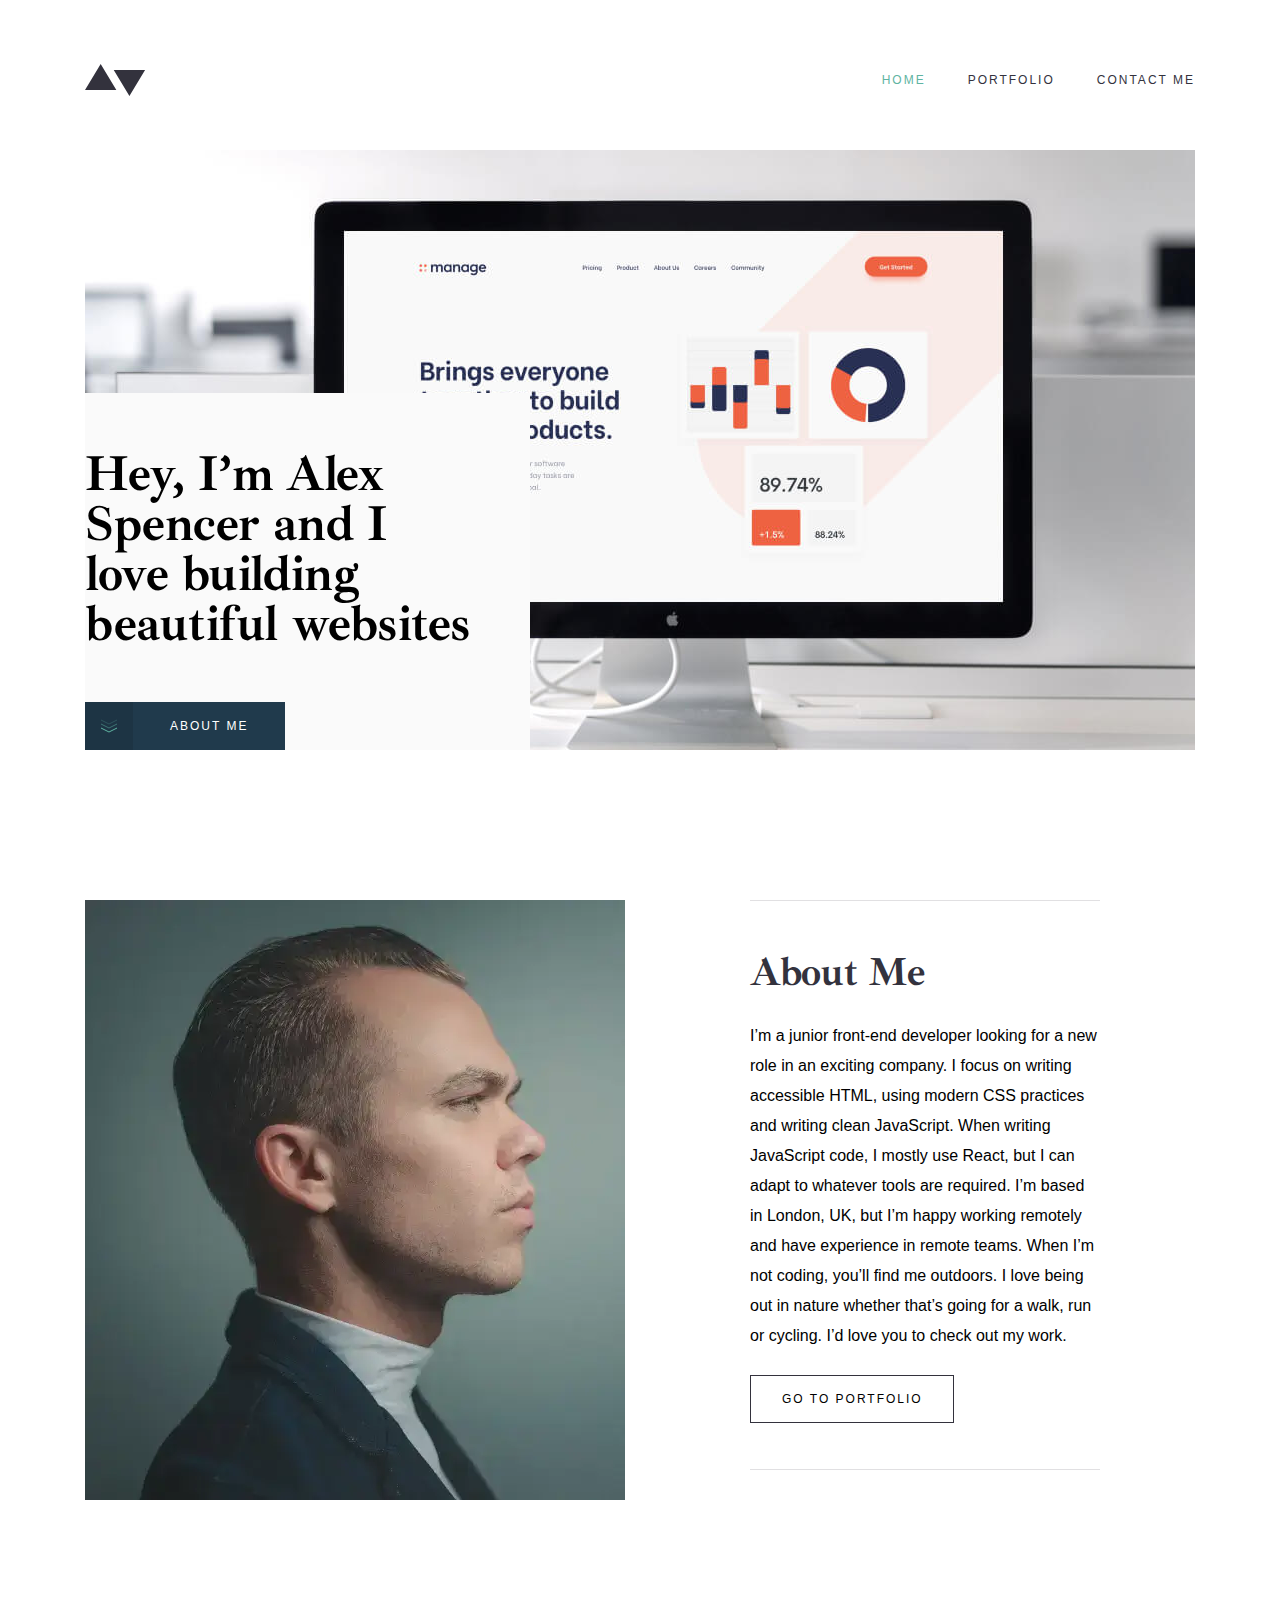
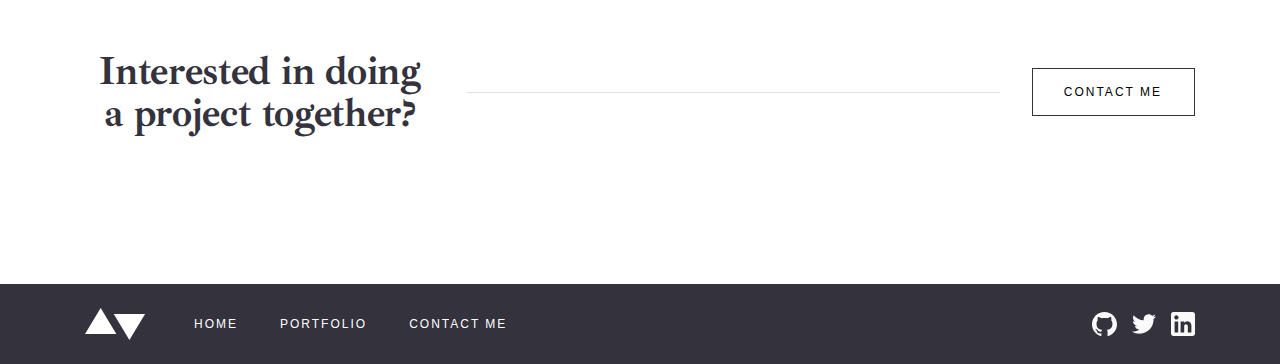
<file: index.html>
<!DOCTYPE html>
<html lang="en">

<head>
    <meta charset="UTF-8">
    <meta http-equiv="X-UA-Compatible" content="IE=edge">
    <meta name="viewport" content="width=device-width, initial-scale=1.0">
    <link rel="stylesheet" href="./css/main.min.css">
    <title>Minimalist</title>
</head>

<body>
    <!-- HEADER START -->
    <header class="site-header">
        <div class="container">
            <div class="site-header__inner">
                <a class="logo" href="./index.html">
                    <svg width="61" height="32" fill="currentColor" xmlns="http://www.w3.org/2000/svg">
                        <path  fill-rule="evenodd" clip-rule="evenodd" d="M31.3469 26.1224L15.6735 0L0 26.1224H31.3469ZM60.0816 5.87755L44.4082 32L28.7347 5.87755H60.0816Z" fill="currentColor"></path></svg>
                </a>
                <nav class="sitenav">
                    <ul class="sitenav__list">
                        <li class="sitenav__item">
                            <a class="sitenav__link sitenav__link--active" href="./index.html">HOME</a>
                        </li>
                        <li class="sitenav__item">
                            <a class="sitenav__link" href="./portfolio.html">PORTFOLIO</a>
                        </li>
                        <li class="sitenav__item">
                            <a class="sitenav__link" href="./contact.html">CONTACT ME</a>
                        </li>
                    </ul>
                </nav>
                <button class="site-header__btn js-btn-navbar" type="button"></button>
            </div>
        </div>
    </header>
    <!-- HEADER END -->

    <!-- MAIN START -->
    <main class="site-main">
        <!-- HERO SECTION START -->
        <section class="hero">
            <div class="container">
                <div class="hero__inner">
                    <div class="hero__info info-hero">
                        <h1 class="info-hero__title">Hey, I’m Alex Spencer and I love building beautiful websites</h1>
                        <a class="info-hero__link" href="#about">ABOUT ME</a>
                    </div>
                </div>
            </div>
        </section>
        <!--HERO SECTION FINISH  -->

        <!-- ABOUT START -->
        <section class="about" id="about">
            <div class="container">
                <div class="about__inner">
                    <picture>
                        <!-- WEBP -->
                        <source media="(min-width:1080px)" type="image/webp" srcset="./images/man-desktop-webp.webp 1x, ./images/man-desktop-webp@2x.webp 2x">
                        <source media="(min-width:768px)" type="image/webp" srcset="./images/man-tablet-webp.webp 1x, ./images/man-tablet-webp@2x.webp 2x">
                        <source type="image/webp" srcset="./images/man-mobile-webp.webp 1x, ./images/man-mobile-webp@2x.webp 2x">
                        <!-- JPG -->
                        <!-- <source media="(min-width:1080px)" srcset="./images/man-desktop.jpg 1x, ./images/man-desktop@2x.jpg"> -->
                        <source media="(min-width:768px)" srcset="./images/man-tablet.jpg 1x, ./images/man-tablet@2x.jpg 2x">
                        <img class="about__img" src="./images/man-mobile.jpg" srcset="./images/man-mobile.jpg 1x, ./images/man-mobile@2x.jpg 2x" alt="image of man" width="256" height="346">
                    </picture>
                    <div class="about__info info-about">
                        <h2 class="info-about__title">About Me</h2>
                        <p class="info-about__text">I’m a junior front-end developer looking for a new role in an exciting company. I focus on writing accessible HTML, using modern CSS practices and writing clean JavaScript. When writing JavaScript code, I mostly use React, but
                            I can adapt to whatever tools are required. I’m based in London, UK, but I’m happy working remotely and have experience in remote teams. When I’m not coding, you’ll find me outdoors. I love being out in nature whether that’s
                            going for a walk, run or cycling. I’d love you to check out my work.</p>
                        <a class="info-about__link" href="./portfolio.html">GO TO PORTFOLIO</a>
                    </div>
                </div>
            </div>
        </section>
        <!-- ABOUT FINISH -->

        <!-- ARTICLE START-->
        <section class="project">
            <div class="container">
                <div class="project__inner">
                    <div class="project__info">
                        <h2 class="project__title">Interested in doing a project together?</h2>
                    </div>
                    <span class="project__line"></span>
                    <a class="project__link" href="./contact.html">CONTACT ME</a>
                </div>
            </div>
        </section>
        <!-- ARTICLE FINISH -->
    </main>
    <!-- MAIN END -->

    <!-- FOOTER START  -->
    <footer class="site-footer">
        <div class="container">
            <div class="site-footer__inner">
                <a class="logo_footer" href="./index.html">
                    <svg width="61" height="32" fill="currentColor" xmlns="http://www.w3.org/2000/svg">
                        <path  fill-rule="evenodd" clip-rule="evenodd" d="M31.3469 26.1224L15.6735 0L0 26.1224H31.3469ZM60.0816 5.87755L44.4082 32L28.7347 5.87755H60.0816Z" fill="currentColor"></path></svg>
                </a>
                <nav class="site-footer-nav">
                    <ul class="site-footer-nav__list">
                        <li class="site-footer-nav__item">
                            <a class="site-footer-nav__link" href="./index.html">HOME</a>
                        </li>
                        <li class="site-footer-nav__item">
                            <a class="site-footer-nav__link" href="./portfolio.html">PORTFOLIO</a>
                        </li>
                        <li class="site-footer-nav__item">
                            <a class="site-footer-nav__link" href="./contact.html">CONTACT ME</a>
                        </li>
                    </ul>
                </nav>
                <ul class="social-list">
                    <li class="social-item">
                        <a class="social-link" href="https://github.com/Mirjalol49" target="blank">
                            <svg width="25" height="24" viewBox="0 0 25 24" xmlns="http://www.w3.org/2000/svg"><path d="M12.5 0C5.59375 0 0 5.50948 0 12.3045C0 17.742 3.58125 22.3531 8.54688 23.9788C9.17188 24.0946 9.40104 23.7137 9.40104 23.3871C9.40104 23.095 9.39062 22.3207 9.38542 21.295C5.90833 22.0369 5.175 19.6442 5.175 19.6442C4.60625 18.2241 3.78437 17.8443 3.78437 17.8443C2.65208 17.0815 3.87188 17.0971 3.87188 17.0971C5.12708 17.1827 5.78646 18.3649 5.78646 18.3649C6.90104 20.2463 8.7125 19.7027 9.42708 19.3886C9.53958 18.5924 9.86146 18.0509 10.2188 17.743C7.44271 17.4352 4.525 16.3771 4.525 11.6628C4.525 10.3198 5.00937 9.22212 5.81146 8.36127C5.67083 8.05031 5.24896 6.7992 5.92083 5.10462C5.92083 5.10462 6.96771 4.77489 9.35833 6.36617C10.3583 6.09278 11.4208 5.95713 12.4833 5.95087C13.5458 5.95713 14.6083 6.09278 15.6083 6.36617C17.9833 4.77489 19.0302 5.10462 19.0302 5.10462C19.7021 6.7992 19.2802 8.05031 19.1552 8.36127C19.9521 9.22212 20.4365 10.3198 20.4365 11.6628C20.4365 16.3897 17.5146 17.43 14.7333 17.7326C15.1708 18.102 15.5771 18.8564 15.5771 20.0094C15.5771 21.656 15.5615 22.9791 15.5615 23.3788C15.5615 23.7012 15.7802 24.0862 16.4208 23.9631C21.4219 22.3478 25 17.7336 25 12.3045C25 5.50948 19.4031 0 12.5 0V0Z" fill="currentColor"/></svg>
                        </a>
                    </li>
                    <li class="social-item">
                        <a class="social-link" href="https://twitter.com/Mirjalol_mr" target="blank">
                            <svg width="24" height="20" viewBox="0 0 24 20" xmlns="http://www.w3.org/2000/svg"><path d="M24 2.55699C23.117 2.94899 22.168 3.21299 21.172 3.33199C22.189 2.72299 22.97 1.75799 23.337 0.607986C22.386 1.17199 21.332 1.58199 20.21 1.80299C19.313 0.845986 18.032 0.247986 16.616 0.247986C13.437 0.247986 11.101 3.21399 11.819 6.29299C7.728 6.08799 4.1 4.12799 1.671 1.14899C0.381 3.36199 1.002 6.25699 3.194 7.72299C2.388 7.69699 1.628 7.47599 0.965 7.10699C0.911 9.38799 2.546 11.522 4.914 11.997C4.221 12.185 3.462 12.229 2.69 12.081C3.316 14.037 5.134 15.46 7.29 15.5C5.22 17.123 2.612 17.848 0 17.54C2.179 18.937 4.768 19.752 7.548 19.752C16.69 19.752 21.855 12.031 21.543 5.10599C22.505 4.41099 23.34 3.54399 24 2.55699Z" fill="currentColor"/></svg>
                        </a>
                    </li>
                    <li class="social-item">
                        <a class="social-link" href="https://www.linkedin.com/in/mirjalol-shamsiddinov-230450255/" target="blank">
                            <svg width="24" height="24" viewBox="0 0 24 24" xmlns="http://www.w3.org/2000/svg"> <path fill-rule="evenodd" clip-rule="evenodd" d="M2.4 0H21.6C22.92 0 24 1.08 24 2.4V21.6C24 22.92 22.92 24 21.6 24H2.4C1.08 24 0 22.92 0 21.6V2.4C0 1.08 1.08 0 2.4 0ZM3.6 20.4H7.2V9.6H3.6V20.4ZM5.4 7.56C4.2 7.56 3.24 6.6 3.24 5.4C3.24 4.2 4.2 3.24 5.4 3.24C6.6 3.24 7.56 4.2 7.56 5.4C7.56 6.6 6.6 7.56 5.4 7.56ZM16.8 20.4H20.4V13.56C20.4 11.28 18.48 9.36 16.2 9.36C15.12 9.36 13.8 10.08 13.2 11.04V9.6H9.6V20.4H13.2V14.04C13.2 13.08 14.04 12.24 15 12.24C15.96 12.24 16.8 13.08 16.8 14.04V20.4Z" fill="currentColor"/></svg>
                        </a>
                    </li>
                </ul>
            </div>
        </div>
    </footer>
    <!-- FOOTER END -->

    <script src="./js/main.js"></script>
</body>

</html>
</file>
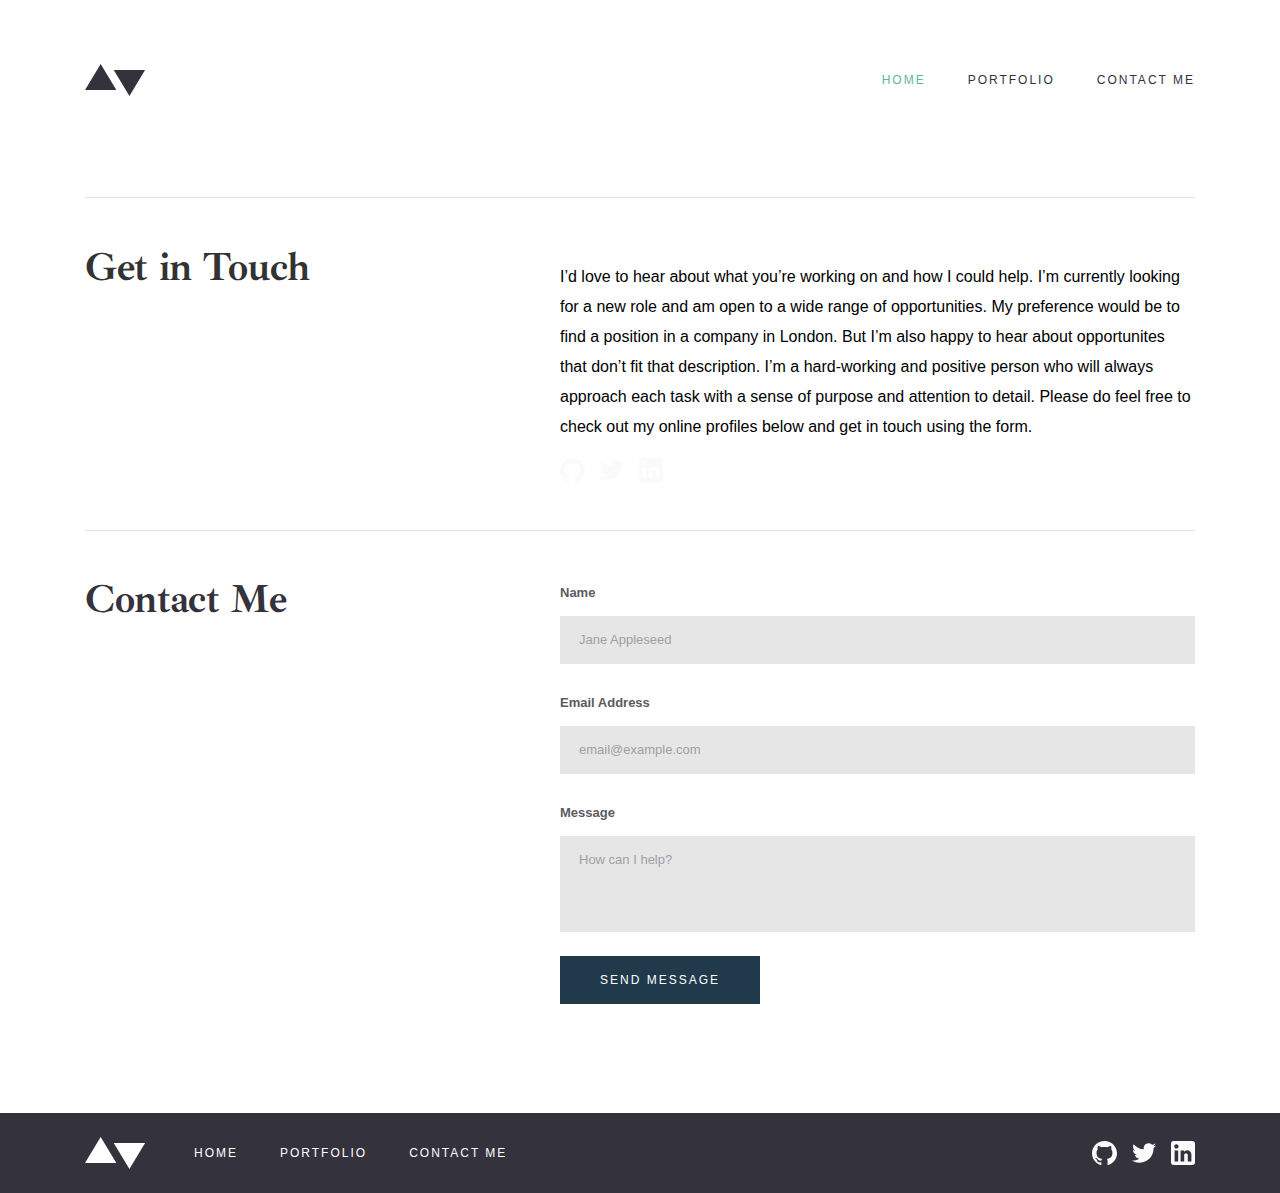
<file: contact.html>
<!DOCTYPE html>
<html lang="en">

<head>
    <meta charset="UTF-8">
    <meta http-equiv="X-UA-Compatible" content="IE=edge">
    <meta name="viewport" content="width=device-width, initial-scale=1.0">
    <link rel="stylesheet" href="./css/main.min.css">
    <title>Contact</title>
</head>

<body>
    <!-- HEADER START -->
    <header class="site-header">
        <div class="container">
            <div class="site-header__inner">
                <a class="logo" href="./index.html">
                    <svg width="61" height="32" fill="currentColor" xmlns="http://www.w3.org/2000/svg">
                        <path  fill-rule="evenodd" clip-rule="evenodd" d="M31.3469 26.1224L15.6735 0L0 26.1224H31.3469ZM60.0816 5.87755L44.4082 32L28.7347 5.87755H60.0816Z" fill="currentColor"></path></svg>
                </a>
                <nav class="sitenav">
                    <ul class="sitenav__list">
                        <li class="sitenav__item">
                            <a class="sitenav__link sitenav__link--active" href="./index.html">HOME</a>
                        </li>
                        <li class="sitenav__item">
                            <a class="sitenav__link" href="./portfolio.html">PORTFOLIO</a>
                        </li>
                        <li class="sitenav__item">
                            <a class="sitenav__link" href="./contact.html">CONTACT ME</a>
                        </li>
                    </ul>
                </nav>
                <button class="site-header__btn js-btn-navbar" type="button"></button>
            </div>
        </div>
    </header>
    <!-- HEADER END -->

    <!-- Main -->
    <main class="site-main">
        <!-- Connect -->
        <section class="connect">
            <h2 class="visually-hidden">Get in touch with me</h2>
            <div class="container">
                <div class="connect__inner">
                    <div class="connect__info">
                        <h3 class="connect__title">Get in Touch</h3>
                        <div class="connect__text-wrapper">
                            <p class="connect__text">
                                I’d love to hear about what you’re working on and how I could help. I’m currently looking for a new role and am open to a wide range of opportunities. My preference would be to find a position in a company in London. But I’m also happy to hear about opportunites
                                that don’t fit that description. I’m a hard-working and positive person who will always approach each task with a sense of purpose and attention to detail. Please do feel free to check out my online profiles below and get
                                in touch using the form.
                            </p>
                            <ul class="social-list">
                                <li class="social-item">
                                    <a class="social-link" href="https://github.com/axpence" target="blank">
                                        <svg width="25" height="24" viewBox="0 0 25 24" xmlns="http://www.w3.org/2000/svg">
                                            <path
                                            d="M12.5 0C5.59375 0 0 5.50948 0 12.3045C0 17.742 3.58125 22.3531 8.54688 23.9788C9.17188 24.0946 9.40104 23.7137 9.40104 23.3871C9.40104 23.095 9.39062 22.3207 9.38542 21.295C5.90833 22.0369 5.175 19.6442 5.175 19.6442C4.60625 18.2241 3.78437 17.8443 3.78437 17.8443C2.65208 17.0815 3.87188 17.0971 3.87188 17.0971C5.12708 17.1827 5.78646 18.3649 5.78646 18.3649C6.90104 20.2463 8.7125 19.7027 9.42708 19.3886C9.53958 18.5924 9.86146 18.0509 10.2188 17.743C7.44271 17.4352 4.525 16.3771 4.525 11.6628C4.525 10.3198 5.00937 9.22212 5.81146 8.36127C5.67083 8.05031 5.24896 6.7992 5.92083 5.10462C5.92083 5.10462 6.96771 4.77489 9.35833 6.36617C10.3583 6.09278 11.4208 5.95713 12.4833 5.95087C13.5458 5.95713 14.6083 6.09278 15.6083 6.36617C17.9833 4.77489 19.0302 5.10462 19.0302 5.10462C19.7021 6.7992 19.2802 8.05031 19.1552 8.36127C19.9521 9.22212 20.4365 10.3198 20.4365 11.6628C20.4365 16.3897 17.5146 17.43 14.7333 17.7326C15.1708 18.102 15.5771 18.8564 15.5771 20.0094C15.5771 21.656 15.5615 22.9791 15.5615 23.3788C15.5615 23.7012 15.7802 24.0862 16.4208 23.9631C21.4219 22.3478 25 17.7336 25 12.3045C25 5.50948 19.4031 0 12.5 0V0Z"
                                            fill="currentColor"
                                            />
                                        </svg>
                                    </a>
                                </li>
                                <li class="social-item">
                                    <a class="social-link" href="https://twitter.com/alexjayspencer?lang=en" target="blank">
                                        <svg width="24" height="20" viewBox="0 0 24 20" xmlns="http://www.w3.org/2000/svg">
                                            <path
                                            d="M24 2.55699C23.117 2.94899 22.168 3.21299 21.172 3.33199C22.189 2.72299 22.97 1.75799 23.337 0.607986C22.386 1.17199 21.332 1.58199 20.21 1.80299C19.313 0.845986 18.032 0.247986 16.616 0.247986C13.437 0.247986 11.101 3.21399 11.819 6.29299C7.728 6.08799 4.1 4.12799 1.671 1.14899C0.381 3.36199 1.002 6.25699 3.194 7.72299C2.388 7.69699 1.628 7.47599 0.965 7.10699C0.911 9.38799 2.546 11.522 4.914 11.997C4.221 12.185 3.462 12.229 2.69 12.081C3.316 14.037 5.134 15.46 7.29 15.5C5.22 17.123 2.612 17.848 0 17.54C2.179 18.937 4.768 19.752 7.548 19.752C16.69 19.752 21.855 12.031 21.543 5.10599C22.505 4.41099 23.34 3.54399 24 2.55699Z"
                                            fill="currentColor"
                                            />
                                        </svg>
                                    </a>
                                </li>
                                <li class="social-item">
                                    <a class="social-link" href="https://www.linkedin.com/in/alexjonspencer/" target="blank">
                                        <svg width="24" height="24" viewBox="0 0 24 24" xmlns="http://www.w3.org/2000/svg">
                                            <path
                                            fill-rule="evenodd"
                                            clip-rule="evenodd"
                                            d="M2.4 0H21.6C22.92 0 24 1.08 24 2.4V21.6C24 22.92 22.92 24 21.6 24H2.4C1.08 24 0 22.92 0 21.6V2.4C0 1.08 1.08 0 2.4 0ZM3.6 20.4H7.2V9.6H3.6V20.4ZM5.4 7.56C4.2 7.56 3.24 6.6 3.24 5.4C3.24 4.2 4.2 3.24 5.4 3.24C6.6 3.24 7.56 4.2 7.56 5.4C7.56 6.6 6.6 7.56 5.4 7.56ZM16.8 20.4H20.4V13.56C20.4 11.28 18.48 9.36 16.2 9.36C15.12 9.36 13.8 10.08 13.2 11.04V9.6H9.6V20.4H13.2V14.04C13.2 13.08 14.04 12.24 15 12.24C15.96 12.24 16.8 13.08 16.8 14.04V20.4Z"
                                            fill="currentColor"
                                            />
                                        </svg>
                                    </a>
                                </li>
                            </ul>
                        </div>
                    </div>
                </div>
            </div>
        </section>
        <!-- /Connect -->

        <!-- Contact -->
        <section class="contact">
            <h2 class="visually-hidden">You can contact with me</h2>
            <div class="container">
                <div class="contact__inner">
                    <h3 class="contact__title">Contact Me</h3>
                    <form class="contact__form site-form" action="https://echo.htmlacademy.ru" method="post" autocomplete="off">
                        <label class="site-form__label">Name<input class="site-form__input" type="text" name="user_name" minlength="2" placeholder="Jane Appleseed" required>
                            <span class="invalid-text" aria-hidden="true">This field is required</span>
                        </label>
                        <label class="site-form__label">Email Address<input class="site-form__input" type="email" name="user_email" minlength="3" placeholder="email@example.com" pattern="[a-z0-9._%+-]+@[a-z0-9.-]+\.[a-z]{2,4}$" required>
                            <span class="invalid-text" aria-hidden="true">This field is required</span>
                        </label>
                        <label class="site-form__label">Message<textarea class="site-form__input site-form__textarea" name="user__text" placeholder="How can I help?" minlength="5" required></textarea>
                            <span class="invalid-text" aria-hidden="true">This field is required</span>
                        </label>
                        <button class="site-form__btn" type="submit">SEND MESSAGE</button>
                    </form>
                </div>
            </div>
        </section>
        <!-- /Contact -->
    </main>
    <!-- /Main -->


    <!-- FOOTER START  -->
    <footer class="site-footer">
        <div class="container">
            <div class="site-footer__inner">
                <a class="logo_footer" href="./index.html">
                    <svg width="61" height="32" fill="currentColor" xmlns="http://www.w3.org/2000/svg">
                        <path  fill-rule="evenodd" clip-rule="evenodd" d="M31.3469 26.1224L15.6735 0L0 26.1224H31.3469ZM60.0816 5.87755L44.4082 32L28.7347 5.87755H60.0816Z" fill="currentColor"></path></svg>
                </a>
                <nav class="site-footer-nav">
                    <ul class="site-footer-nav__list">
                        <li class="site-footer-nav__item">
                            <a class="site-footer-nav__link" href="./index.html">HOME</a>
                        </li>
                        <li class="site-footer-nav__item">
                            <a class="site-footer-nav__link" href="./portfolio.html">PORTFOLIO</a>
                        </li>
                        <li class="site-footer-nav__item">
                            <a class="site-footer-nav__link" href="./contact.html">CONTACT ME</a>
                        </li>
                    </ul>
                </nav>
                <ul class="social-list">
                    <li class="social-item">
                        <a class="social-link" href="https://github.com/Mirjalol49" target="blank">
                            <svg width="25" height="24" viewBox="0 0 25 24" xmlns="http://www.w3.org/2000/svg"><path d="M12.5 0C5.59375 0 0 5.50948 0 12.3045C0 17.742 3.58125 22.3531 8.54688 23.9788C9.17188 24.0946 9.40104 23.7137 9.40104 23.3871C9.40104 23.095 9.39062 22.3207 9.38542 21.295C5.90833 22.0369 5.175 19.6442 5.175 19.6442C4.60625 18.2241 3.78437 17.8443 3.78437 17.8443C2.65208 17.0815 3.87188 17.0971 3.87188 17.0971C5.12708 17.1827 5.78646 18.3649 5.78646 18.3649C6.90104 20.2463 8.7125 19.7027 9.42708 19.3886C9.53958 18.5924 9.86146 18.0509 10.2188 17.743C7.44271 17.4352 4.525 16.3771 4.525 11.6628C4.525 10.3198 5.00937 9.22212 5.81146 8.36127C5.67083 8.05031 5.24896 6.7992 5.92083 5.10462C5.92083 5.10462 6.96771 4.77489 9.35833 6.36617C10.3583 6.09278 11.4208 5.95713 12.4833 5.95087C13.5458 5.95713 14.6083 6.09278 15.6083 6.36617C17.9833 4.77489 19.0302 5.10462 19.0302 5.10462C19.7021 6.7992 19.2802 8.05031 19.1552 8.36127C19.9521 9.22212 20.4365 10.3198 20.4365 11.6628C20.4365 16.3897 17.5146 17.43 14.7333 17.7326C15.1708 18.102 15.5771 18.8564 15.5771 20.0094C15.5771 21.656 15.5615 22.9791 15.5615 23.3788C15.5615 23.7012 15.7802 24.0862 16.4208 23.9631C21.4219 22.3478 25 17.7336 25 12.3045C25 5.50948 19.4031 0 12.5 0V0Z" fill="currentColor"/></svg>
                        </a>
                    </li>
                    <li class="social-item">
                        <a class="social-link" href="https://twitter.com/Mirjalol_mr" target="blank">
                            <svg width="24" height="20" viewBox="0 0 24 20" xmlns="http://www.w3.org/2000/svg"><path d="M24 2.55699C23.117 2.94899 22.168 3.21299 21.172 3.33199C22.189 2.72299 22.97 1.75799 23.337 0.607986C22.386 1.17199 21.332 1.58199 20.21 1.80299C19.313 0.845986 18.032 0.247986 16.616 0.247986C13.437 0.247986 11.101 3.21399 11.819 6.29299C7.728 6.08799 4.1 4.12799 1.671 1.14899C0.381 3.36199 1.002 6.25699 3.194 7.72299C2.388 7.69699 1.628 7.47599 0.965 7.10699C0.911 9.38799 2.546 11.522 4.914 11.997C4.221 12.185 3.462 12.229 2.69 12.081C3.316 14.037 5.134 15.46 7.29 15.5C5.22 17.123 2.612 17.848 0 17.54C2.179 18.937 4.768 19.752 7.548 19.752C16.69 19.752 21.855 12.031 21.543 5.10599C22.505 4.41099 23.34 3.54399 24 2.55699Z" fill="currentColor"/></svg>
                        </a>
                    </li>
                    <li class="social-item">
                        <a class="social-link" href="https://www.linkedin.com/in/mirjalol-shamsiddinov-230450255/" target="blank">
                            <svg width="24" height="24" viewBox="0 0 24 24" xmlns="http://www.w3.org/2000/svg"> <path fill-rule="evenodd" clip-rule="evenodd" d="M2.4 0H21.6C22.92 0 24 1.08 24 2.4V21.6C24 22.92 22.92 24 21.6 24H2.4C1.08 24 0 22.92 0 21.6V2.4C0 1.08 1.08 0 2.4 0ZM3.6 20.4H7.2V9.6H3.6V20.4ZM5.4 7.56C4.2 7.56 3.24 6.6 3.24 5.4C3.24 4.2 4.2 3.24 5.4 3.24C6.6 3.24 7.56 4.2 7.56 5.4C7.56 6.6 6.6 7.56 5.4 7.56ZM16.8 20.4H20.4V13.56C20.4 11.28 18.48 9.36 16.2 9.36C15.12 9.36 13.8 10.08 13.2 11.04V9.6H9.6V20.4H13.2V14.04C13.2 13.08 14.04 12.24 15 12.24C15.96 12.24 16.8 13.08 16.8 14.04V20.4Z" fill="currentColor"/></svg>
                        </a>
                    </li>
                </ul>
            </div>
        </div>
    </footer>
    <!-- FOOTER END -->

    <script src="./js/main.js"></script>
</body>

</html>
</file>
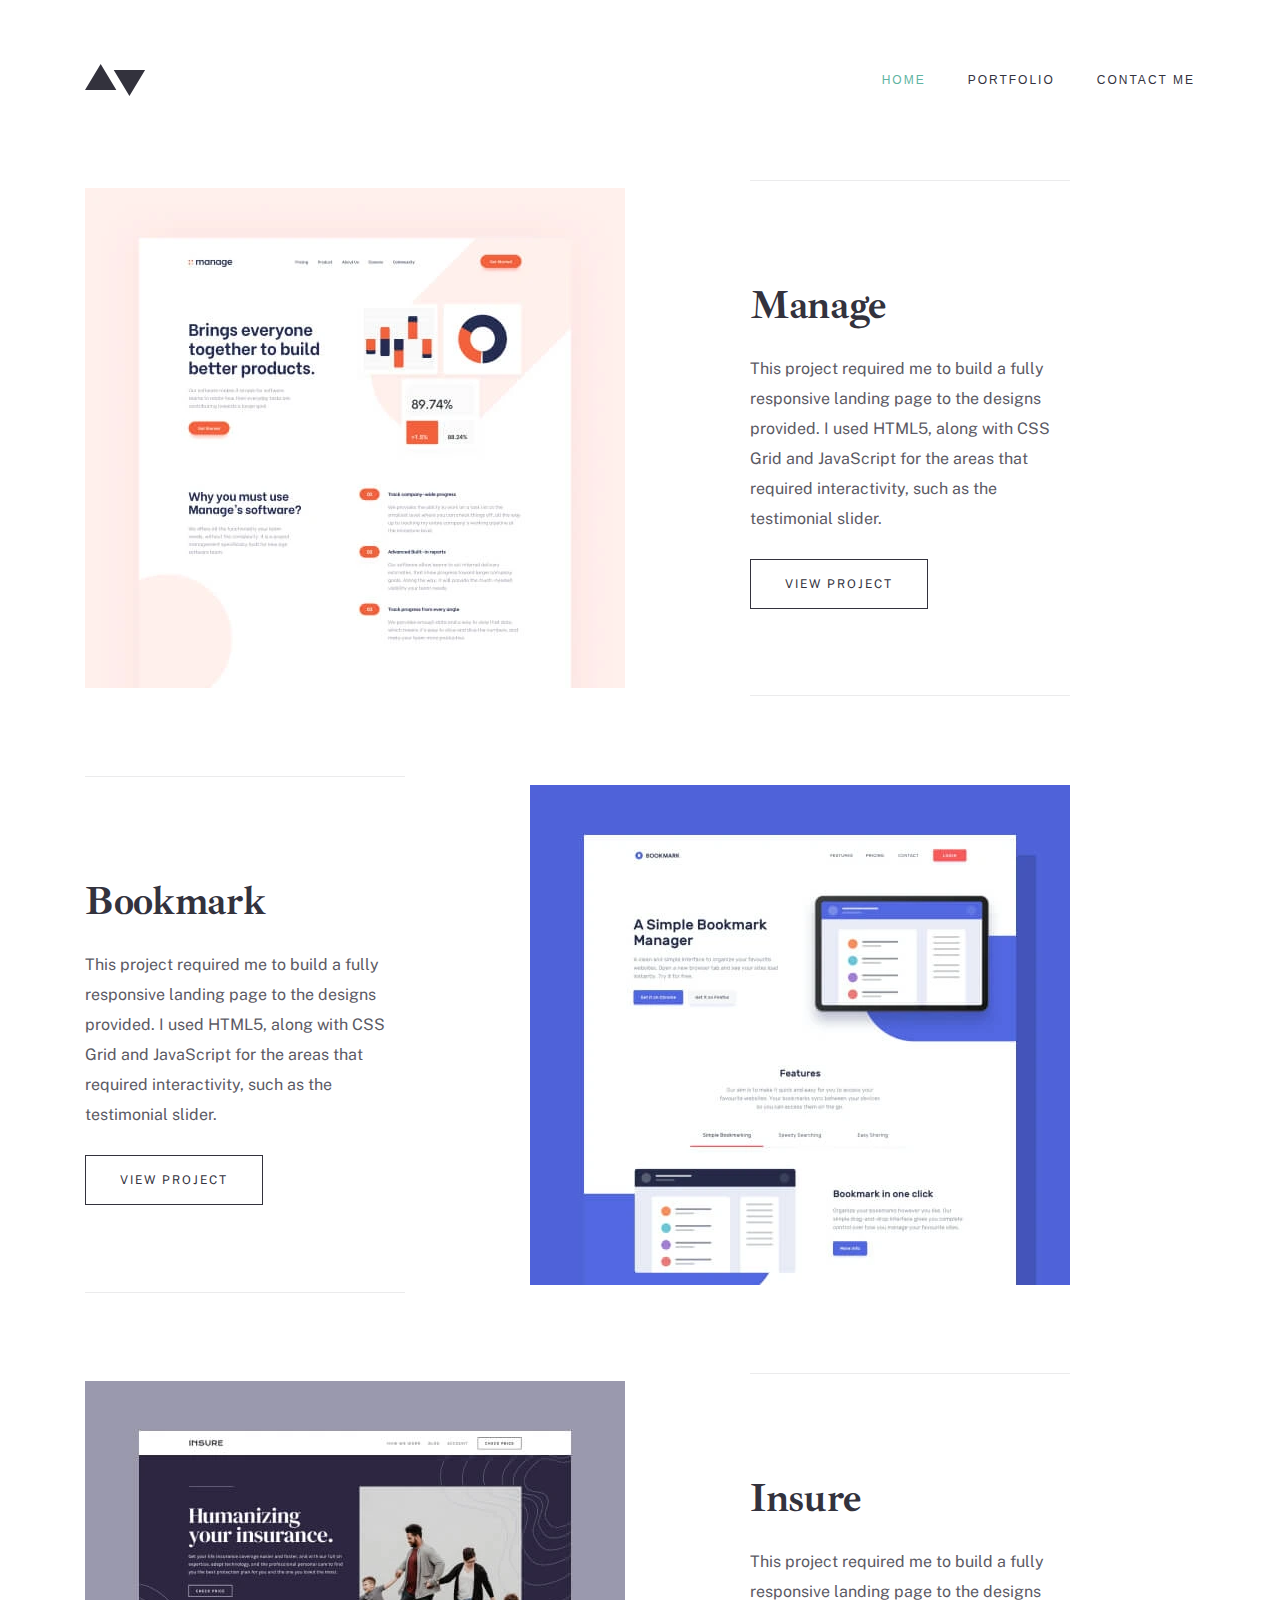
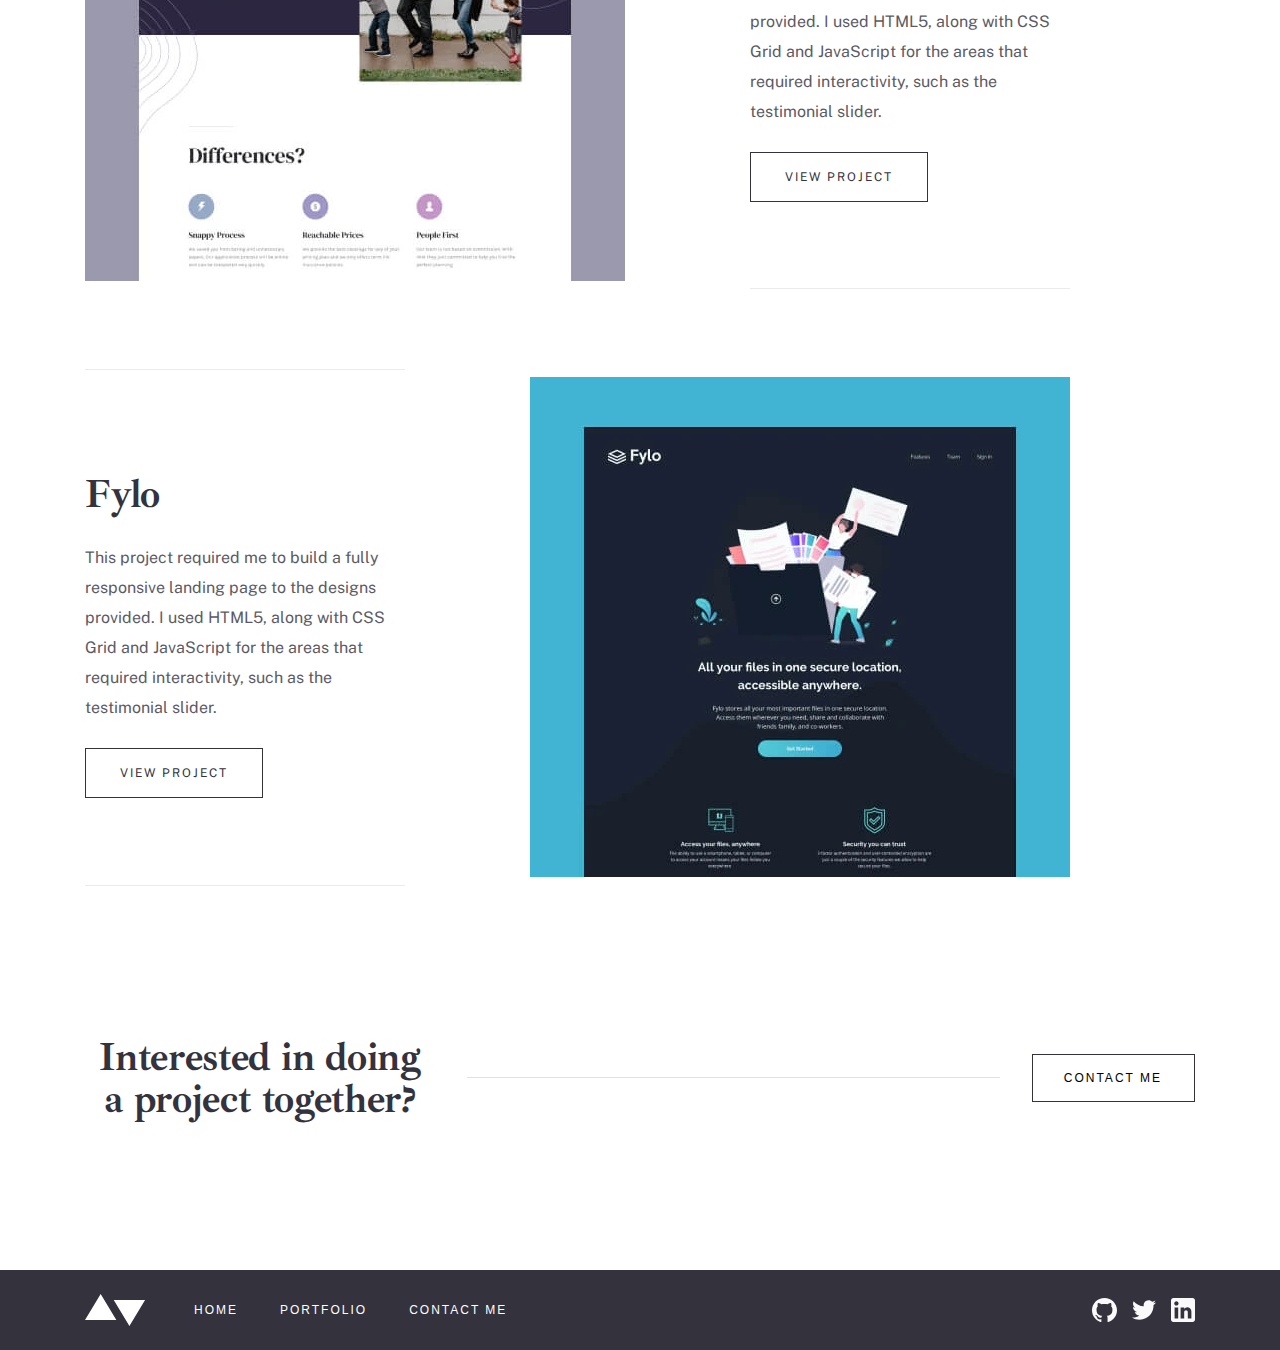
<file: portfolio.html>
<!DOCTYPE html>
<html lang="en">

<head>
    <meta charset="UTF-8">
    <meta http-equiv="X-UA-Compatible" content="IE=edge">
    <meta name="viewport" content="width=device-width, initial-scale=1.0">
    <link rel="stylesheet" href="./css/main.min.css">
    <title>Portfolio</title>
</head>

<body>
    <!-- HEADER START -->
    <header class="site-header">
        <div class="container">
            <div class="site-header__inner">
                <a class="logo" href="./index.html">
                    <svg width="61" height="32" fill="currentColor" xmlns="http://www.w3.org/2000/svg">
                        <path  fill-rule="evenodd" clip-rule="evenodd" d="M31.3469 26.1224L15.6735 0L0 26.1224H31.3469ZM60.0816 5.87755L44.4082 32L28.7347 5.87755H60.0816Z" fill="currentColor"></path></svg>
                </a>
                <nav class="sitenav">
                    <ul class="sitenav__list">
                        <li class="sitenav__item">
                            <a class="sitenav__link sitenav__link--active" href="./index.html">HOME</a>
                        </li>
                        <li class="sitenav__item">
                            <a class="sitenav__link" href="./portfolio.html">PORTFOLIO</a>
                        </li>
                        <li class="sitenav__item">
                            <a class="sitenav__link" href="./contact.html">CONTACT ME</a>
                        </li>
                    </ul>
                </nav>
                <button class="site-header__btn js-btn-navbar" type="button"></button>
            </div>
        </div>
    </header>
    <!-- HEADER END -->

    <!-- MAIN START -->
    <main>
        <!-- Hero section start  -->
        <section class="portfolio-hero">
            <div class="container">
                <ul class="portfolio-hero__list">
                    <li class="portfolio-hero__item">
                        <img class="portfolio-hero__img" src="./images/manage.webp" srcset="./images/manage.webp 1x , ./images/manage@2x.webp 2x" alt="manage">

                        <div class="portfolio-hero__box ">
                            <h2 class="portfolio-hero__title">Manage</h2>
                            <p class="portfolio-hero__subtitle">
                                This project required me to build a fully responsive landing page to the designs provided. I used HTML5, along with CSS Grid and JavaScript for the areas that required interactivity, such as the testimonial slider.
                            </p>

                            <a class="portfolio-hero__link" href="https://apple-watch-nine.vercel.app/" target="blank">VIEW PROJECT</a>
                        </div>
                    </li>

                    <li class="portfolio-hero__item ">
                        <img class="portfolio-hero__img portfolio-hero__order" src="./images/bookmark.webp" srcset="./images/bookmark.webp 1x , ./images/bookmark@2x.webp 2x" alt="bookmark">
                        <div class="portfolio-hero__box">
                            <h2 class="portfolio-hero__title">Bookmark</h2>
                            <p class="portfolio-hero__subtitle">
                                This project required me to build a fully responsive landing page to the designs provided. I used HTML5, along with CSS Grid and JavaScript for the areas that required interactivity, such as the testimonial slider.
                            </p>

                            <a class="portfolio-hero__link" href="https://myteam-4r61.vercel.app/" target="blank">VIEW PROJECT</a>
                        </div>
                    </li>

                    <li class="portfolio-hero__item">
                        <img class="portfolio-hero__img" src="./images/insure.webp" srcset="images/insure.webp 1x, images/insure@2x.webp 2x" alt="manage">
                        <div class="portfolio-hero__box">
                            <h2 class="portfolio-hero__title">Insure</h2>
                            <p class="portfolio-hero__subtitle">
                                This project required me to build a fully responsive landing page to the designs provided. I used HTML5, along with CSS Grid and JavaScript for the areas that required interactivity, such as the testimonial slider.
                            </p>

                            <a class="portfolio-hero__link" href="https://insure-rosy.vercel.app/" target="blank">VIEW PROJECT</a>
                        </div>
                    </li>

                    <li class="portfolio-hero__item">
                        <img class="portfolio-hero__img portfolio-hero__order" src="./images/fylo.webp" srcset="images/fylo.webp 1x, images/fylo@2x.webp 2x" alt="manage">
                        <div class="portfolio-hero__box">
                            <h2 class="portfolio-hero__title">Fylo</h2>
                            <p class="portfolio-hero__subtitle">
                                This project required me to build a fully responsive landing page to the designs provided. I used HTML5, along with CSS Grid and JavaScript for the areas that required interactivity, such as the testimonial slider.
                            </p>
                            <a class="portfolio-hero__link" href="https://proxylab.vercel.app/" target="blank">VIEW PROJECT</a>
                        </div>
                    </li>
                </ul>
            </div>
        </section>
        <!-- Hero section finish  -->

    </main>
    <!-- MAIN END -->

    <!-- ARTICLE START -->
    <article class="project">
        <div class="container">
            <div class="project__inner">
                <div class="project__info">
                    <h2 class="project__title">Interested in doing a project together?</h2>
                </div>
                <span class="project__line"></span>
                <a class="project__link" href="./contact.html">CONTACT ME</a>
            </div>
        </div>
    </article>
    <!-- ARTICLE END -->


    <!-- FOOTER START  -->
    <footer class="site-footer">
        <div class="container">
            <div class="site-footer__inner">
                <a class="logo_footer" href="./index.html">
                    <svg width="61" height="32" fill="currentColor" xmlns="http://www.w3.org/2000/svg">
                        <path  fill-rule="evenodd" clip-rule="evenodd" d="M31.3469 26.1224L15.6735 0L0 26.1224H31.3469ZM60.0816 5.87755L44.4082 32L28.7347 5.87755H60.0816Z" fill="currentColor"></path></svg>
                </a>
                <nav class="site-footer-nav">
                    <ul class="site-footer-nav__list">
                        <li class="site-footer-nav__item">
                            <a class="site-footer-nav__link" href="./index.html">HOME</a>
                        </li>
                        <li class="site-footer-nav__item">
                            <a class="site-footer-nav__link" href="./portfolio.html">PORTFOLIO</a>
                        </li>
                        <li class="site-footer-nav__item">
                            <a class="site-footer-nav__link" href="./contact.html">CONTACT ME</a>
                        </li>
                    </ul>
                </nav>
                <ul class="social-list">
                    <li class="social-item">
                        <a class="social-link" href="https://github.com/Mirjalol49" target="blank">
                            <svg width="25" height="24" viewBox="0 0 25 24" xmlns="http://www.w3.org/2000/svg"><path d="M12.5 0C5.59375 0 0 5.50948 0 12.3045C0 17.742 3.58125 22.3531 8.54688 23.9788C9.17188 24.0946 9.40104 23.7137 9.40104 23.3871C9.40104 23.095 9.39062 22.3207 9.38542 21.295C5.90833 22.0369 5.175 19.6442 5.175 19.6442C4.60625 18.2241 3.78437 17.8443 3.78437 17.8443C2.65208 17.0815 3.87188 17.0971 3.87188 17.0971C5.12708 17.1827 5.78646 18.3649 5.78646 18.3649C6.90104 20.2463 8.7125 19.7027 9.42708 19.3886C9.53958 18.5924 9.86146 18.0509 10.2188 17.743C7.44271 17.4352 4.525 16.3771 4.525 11.6628C4.525 10.3198 5.00937 9.22212 5.81146 8.36127C5.67083 8.05031 5.24896 6.7992 5.92083 5.10462C5.92083 5.10462 6.96771 4.77489 9.35833 6.36617C10.3583 6.09278 11.4208 5.95713 12.4833 5.95087C13.5458 5.95713 14.6083 6.09278 15.6083 6.36617C17.9833 4.77489 19.0302 5.10462 19.0302 5.10462C19.7021 6.7992 19.2802 8.05031 19.1552 8.36127C19.9521 9.22212 20.4365 10.3198 20.4365 11.6628C20.4365 16.3897 17.5146 17.43 14.7333 17.7326C15.1708 18.102 15.5771 18.8564 15.5771 20.0094C15.5771 21.656 15.5615 22.9791 15.5615 23.3788C15.5615 23.7012 15.7802 24.0862 16.4208 23.9631C21.4219 22.3478 25 17.7336 25 12.3045C25 5.50948 19.4031 0 12.5 0V0Z" fill="currentColor"/></svg>
                        </a>
                    </li>
                    <li class="social-item">
                        <a class="social-link" href="https://twitter.com/Mirjalol_mr" target="blank">
                            <svg width="24" height="20" viewBox="0 0 24 20" xmlns="http://www.w3.org/2000/svg"><path d="M24 2.55699C23.117 2.94899 22.168 3.21299 21.172 3.33199C22.189 2.72299 22.97 1.75799 23.337 0.607986C22.386 1.17199 21.332 1.58199 20.21 1.80299C19.313 0.845986 18.032 0.247986 16.616 0.247986C13.437 0.247986 11.101 3.21399 11.819 6.29299C7.728 6.08799 4.1 4.12799 1.671 1.14899C0.381 3.36199 1.002 6.25699 3.194 7.72299C2.388 7.69699 1.628 7.47599 0.965 7.10699C0.911 9.38799 2.546 11.522 4.914 11.997C4.221 12.185 3.462 12.229 2.69 12.081C3.316 14.037 5.134 15.46 7.29 15.5C5.22 17.123 2.612 17.848 0 17.54C2.179 18.937 4.768 19.752 7.548 19.752C16.69 19.752 21.855 12.031 21.543 5.10599C22.505 4.41099 23.34 3.54399 24 2.55699Z" fill="currentColor"/></svg>
                        </a>
                    </li>
                    <li class="social-item">
                        <a class="social-link" href="https://www.linkedin.com/in/mirjalol-shamsiddinov-230450255/" target="blank">
                            <svg width="24" height="24" viewBox="0 0 24 24" xmlns="http://www.w3.org/2000/svg"> <path fill-rule="evenodd" clip-rule="evenodd" d="M2.4 0H21.6C22.92 0 24 1.08 24 2.4V21.6C24 22.92 22.92 24 21.6 24H2.4C1.08 24 0 22.92 0 21.6V2.4C0 1.08 1.08 0 2.4 0ZM3.6 20.4H7.2V9.6H3.6V20.4ZM5.4 7.56C4.2 7.56 3.24 6.6 3.24 5.4C3.24 4.2 4.2 3.24 5.4 3.24C6.6 3.24 7.56 4.2 7.56 5.4C7.56 6.6 6.6 7.56 5.4 7.56ZM16.8 20.4H20.4V13.56C20.4 11.28 18.48 9.36 16.2 9.36C15.12 9.36 13.8 10.08 13.2 11.04V9.6H9.6V20.4H13.2V14.04C13.2 13.08 14.04 12.24 15 12.24C15.96 12.24 16.8 13.08 16.8 14.04V20.4Z" fill="currentColor"/></svg>
                        </a>
                    </li>
                </ul>
            </div>
        </div>
    </footer>
    <!-- FOOTER END -->
    <script src="./js/main.js"></script>
</body>

</html>
</file>
<file: css/main.min.css>
:root{--main-font-family: "Public Sans", "Arial", sans-serif;--main-text-color: #33323d;--main-bg-color: #fafafa;--main-font-size: 16px;--main-font-weight: 400;--main-line-height: 30px;--active-link-color: #5fb4a2}.site-header__btn{background-color:rgba(0,0,0,0);border:none}/*! normalize.css v8.0.1 | MIT License | github.com/necolas/normalize.css */html{line-height:1.15;-webkit-text-size-adjust:100%}body{margin:0}main{display:block}h1{font-size:2em;margin:.67em 0}hr{box-sizing:content-box;height:0;overflow:visible}pre{font-family:monospace,monospace;font-size:1em}a{background-color:rgba(0,0,0,0)}abbr[title]{border-bottom:none;text-decoration:underline;-webkit-text-decoration:underline dotted;text-decoration:underline dotted}b,strong{font-weight:bolder}code,kbd,samp{font-family:monospace,monospace;font-size:1em}small{font-size:80%}sub,sup{font-size:75%;line-height:0;position:relative;vertical-align:baseline}sub{bottom:-0.25em}sup{top:-0.5em}img{border-style:none}button,input,optgroup,select,textarea{font-family:inherit;font-size:100%;line-height:1.15;margin:0}button,input{overflow:visible}button,select{text-transform:none}button,[type=button],[type=reset],[type=submit]{-webkit-appearance:button}button::-moz-focus-inner,[type=button]::-moz-focus-inner,[type=reset]::-moz-focus-inner,[type=submit]::-moz-focus-inner{border-style:none;padding:0}button:-moz-focusring,[type=button]:-moz-focusring,[type=reset]:-moz-focusring,[type=submit]:-moz-focusring{outline:1px dotted ButtonText}fieldset{padding:.35em .75em .625em}legend{box-sizing:border-box;color:inherit;display:table;max-width:100%;padding:0;white-space:normal}progress{vertical-align:baseline}textarea{overflow:auto}[type=checkbox],[type=radio]{box-sizing:border-box;padding:0}[type=number]::-webkit-inner-spin-button,[type=number]::-webkit-outer-spin-button{height:auto}[type=search]{-webkit-appearance:textfield;outline-offset:-2px}[type=search]::-webkit-search-decoration{-webkit-appearance:none}::-webkit-file-upload-button{-webkit-appearance:button;font:inherit}details{display:block}summary{display:list-item}template{display:none}[hidden]{display:none}@font-face{font-family:"Ibarra Real Nova";font-style:normal;font-weight:400;src:local(""),url("../../fonts/ibarra-real-nova-v20-latin-regular.woff2") format("woff2"),url("../../fonts/ibarra-real-nova-v20-latin-regular.woff") format("woff")}@font-face{font-family:"Ibarra Real Nova";font-style:normal;font-weight:700;src:local(""),url("../../fonts/ibarra-real-nova-v20-latin-700.woff2") format("woff2"),url("../../fonts/ibarra-real-nova-v20-latin-700.woff") format("woff")}@font-face{font-family:"Public Sans";font-style:normal;font-weight:400;src:local(""),url("../../fonts/public-sans-v14-latin-regular.woff2") format("woff2"),url("../../fonts/public-sans-v14-latin-regular.woff") format("woff")}@font-face{font-family:"Public Sans";font-style:normal;font-weight:700;src:local(""),url("../../fonts/public-sans-v14-latin-700.woff2") format("woff2"),url("../../fonts/public-sans-v14-latin-700.woff") format("woff")}html{box-sizing:border-box;height:100%;scroll-behavior:smooth}*,*::before,*::after{box-sizing:inherit}body{display:flex;flex-direction:column;height:100%;padding:0;margin:0;overflow-x:hidden;font-family:"Arial",sans-serif;background-color:#fff}img{max-width:100%;height:auto}.site-header__inner{display:flex;align-items:center;justify-content:space-between;padding:32px 0 40px}.logo{color:#33323d}.logo:hover{color:#5fb4a2;transition:.3s ease}.sitenav{position:fixed;top:88px;right:32px;z-index:1;display:none;width:223px;background-color:#33323d;-webkit-animation-name:slide;animation-name:slide;-webkit-animation-duration:1s;animation-duration:1s}@-webkit-keyframes slide{0%{transform:translateX(100%)}100%{transform:translateX(0)}}@keyframes slide{0%{transform:translateX(100%)}100%{transform:translateX(0)}}.sitenav-open{display:block}.sitenav__list{display:flex;flex-direction:column;align-items:center;margin:0;padding-left:0;list-style:none;padding:40px 20px}.sitenav__item{font-size:12px;line-height:14px;text-align:center;letter-spacing:2px;text-transform:uppercase;color:#fff}.sitenav__item:not(:last-child){margin-bottom:32px}.sitenav__link{display:inline-block;text-decoration:none;color:inherit}.sitenav__link:hover{color:#5fb4a2;transition:.3s ease}.site-header__btn{display:inline-block;width:24px;height:13px;background-image:url("../images/burger.svg");background-repeat:no-repeat;background-position:center}.site-header__btn-close{background-image:url("../images/x-btn.svg")}@media only screen and (min-width: 576px){.sitenav{position:static;display:block;width:auto;background-color:rgba(0,0,0,0);-webkit-animation:none;animation:none}.sitenav__list{flex-direction:row;padding:0}.sitenav__item{color:var(--main-text-color)}.sitenav__item:not(:last-child){margin-right:42px;margin-bottom:0}.sitenav__link--active{color:#5fb4a2}.site-header__btn{display:none}}@media only screen and (min-width: 768px){.site-header__inner{padding:64px 0 47px}}@media only screen and (min-width: 992px){.site-header__inner{padding:64px 0 54px}}.hero__inner{padding:295px 0 0;background-image:url("../images/hero-bg-mobile.jpg");background-repeat:no-repeat;background-position:top center;background-size:311px 271px}@media only screen and (-webkit-min-device-pixel-ratio: 2),only screen and (min-device-pixel-ratio: 2),only screen and (min-resolution: 192dpi),only screen and (min-resolution: 2dppx){.hero__inner{background-image:url("../images/hero-bg-mobile@2x.jpg")}}.hero__info{display:flex;flex-direction:column}.info-hero__title{margin-top:0;margin-bottom:32px;font-family:"Ibarra Real Nova";font-style:normal;font-weight:700;font-size:40px;line-height:42px;letter-spacing:-0.357143px}.info-hero__link{display:inline-flex;flex-wrap:nowrap;align-items:center;max-width:200px;font-size:12px;line-height:14px;letter-spacing:2px;text-transform:uppercase;background-color:#203a4c;color:#fff;text-decoration:none;text-align:center;transition:.2s ease;overflow-wrap:anywhere}.info-hero__link::before{flex-shrink:0;margin-right:37px;display:inline-block;width:48px;height:48px;content:"";background-image:url("../images/arrow-icon.svg");background-repeat:no-repeat;background-position:center;background-color:#1d3444}.info-hero__link:hover{background-color:#5fb4a2;transition:.2s ease}.info-hero__link:hover::before{background-color:#55a292;background-image:url("../images/arrow-icon-hover.svg");transition:.2s ease}@media only screen and (min-width: 500px){.hero__inner{background-repeat:no-repeat;background-position:top center;background-size:420px 300px;padding:330px 0 0}.hero__info{max-width:420px;margin-right:auto;margin-left:auto}}@media only screen and (min-width: 576px){.hero__inner{background-image:url("../images/hero-bg-tablet.jpg");background-repeat:no-repeat;background-position:top center;background-size:480px 350px;padding:380px 0 0}}@media only screen and (min-width: 576px)and (-webkit-min-device-pixel-ratio: 2),only screen and (min-width: 576px)and (min-device-pixel-ratio: 2),only screen and (min-width: 576px)and (min-resolution: 192dpi),only screen and (min-width: 576px)and (min-resolution: 2dppx){.hero__inner{background-image:url("../images/hero-bg-tablet@2x.jpg")}}@media only screen and (min-width: 576px){.hero__info{max-width:480px}}@media only screen and (min-width: 768px){.hero__inner{padding:322px 0 0;background-repeat:no-repeat;background-position:center;background-size:cover}.hero__info{max-width:514px;margin-left:0;padding-top:56px;padding-right:56px;background-color:var(--main-bg-color)}.info-hero__title{margin-bottom:48px}}@media only screen and (min-width: 992px){.hero__inner{padding:243px 0 0;background-image:url("../images/hero-bg-desktop.jpg");background-repeat:no-repeat;background-position:top center;background-size:auto}}@media only screen and (min-width: 992px)and (-webkit-min-device-pixel-ratio: 2),only screen and (min-width: 992px)and (min-device-pixel-ratio: 2),only screen and (min-width: 992px)and (min-resolution: 192dpi),only screen and (min-width: 992px)and (min-resolution: 2dppx){.hero__inner{background-image:url("../images/hero-bg-desktop@2x.jpg")}}@media only screen and (min-width: 992px){.hero__info{max-width:445px;padding-right:55px}}@media only screen and (min-width: 992px){.info-hero__title{margin-bottom:53px;font-size:50px;line-height:50px;letter-spacing:-0.446429px}}.project__inner{display:flex;flex-direction:column;align-items:center;padding-top:115px;padding-bottom:80px}.project__title{margin-top:0;margin-bottom:40px;font-family:"Ibarra Real Nova";font-weight:700;font-size:40px;line-height:42px;text-align:center;letter-spacing:-0.357143px;color:#33323d}.project__link{max-width:164px;display:inline-block;text-decoration:none;padding:16px 32px 16px 31px;font-size:12px;line-height:14px;letter-spacing:2px;text-transform:uppercase;border:1px solid #33323d;color:initial;transition:.3s ease;text-transform:uppercase;overflow-wrap:break-word}.project__link:hover{color:#fafafa;background-color:#33323d;transition:.3s ease}@media only screen and (min-width: 576px){.project__info{max-width:512px;margin-right:auto;margin-left:auto}}@media only screen and (min-width: 768px){.project__inner{flex-direction:row;padding-top:96px;padding-bottom:96px}.project__info{max-width:350px;margin:0}.project__title{margin-bottom:0}.project__line{margin:0 32px;display:block;flex-grow:1;height:1px;background-color:#33323d;opacity:.15}}@media only screen and (min-width: 992px){.project__inner{padding-top:150px;padding-bottom:150px}}.about__inner{padding-top:96px}.about__img{width:256px;display:flex;align-items:center;justify-content:center;height:auto}.about__info{display:flex;flex-direction:column;align-items:flex-start;margin-top:32px}.about__info::before{display:inline-block;width:100%;height:1px;content:"";background-color:#33323d;opacity:.15}.about__info::after{display:inline-block;width:100%;height:1px;content:"";background-color:#33323d;opacity:.15}.info-about__title{margin-top:32px;margin-bottom:28px;font-family:"Ibarra Real Nova";font-style:normal;font-weight:700;font-size:40px;line-height:42px;letter-spacing:-0.357143px;color:#33323d}.info-about__text{margin-top:0;margin-bottom:24px;line-height:30px}.info-about__link{max-width:204px;display:inline-block;text-decoration:none;margin-bottom:51px;padding:16px 30px 16px 31px;font-size:12px;line-height:14px;letter-spacing:2px;color:initial;border:1px solid #33323d;transition:.3s ease;text-transform:uppercase;overflow-wrap:break-word}.info-about__link:hover{color:#fafafa;background-color:#33323d;transition:.3s ease}@media only screen and (min-width: 375px){.about__img{display:flex;align-items:center;justify-content:center;width:311px;margin-right:auto;margin-left:auto}}@media only screen and (min-width: 500px){.about__info{max-width:435px;margin-right:auto;margin-left:auto}.about__img{width:435px;display:flex;align-items:center;justify-content:center}}@media only screen and (min-width: 768px){.about__inner{display:flex;align-items:flex-start;justify-content:space-between}.about__info{max-width:339px;margin:0}.info-about__title{margin-top:50px}.info-about__link{margin-bottom:46px}.about__img{width:281px;display:flex;align-items:center;justify-content:center}}@media only screen and (min-width: 900px){.about__inner{padding-top:120px}.about__info{max-width:350px}}@media only screen and (min-width: 992px){.about__inner{padding-top:150px}.about__img{display:flex;align-items:center;justify-content:center;width:380px;height:600px;-o-object-fit:cover;object-fit:cover}}@media only screen and (min-width: 1080px){.about__inner{justify-content:flex-start}.info-about{margin-left:125px}.about__img{display:flex;align-items:center;justify-content:center;width:540px}}.connect__inner{display:flex;flex-direction:column}.connect__inner::before{display:inline-block;width:100%;height:1px;content:"";background:#33323d;opacity:.15}.connect__inner::after{margin-top:32px;display:inline-block;width:100%;height:1px;content:"";background:#33323d;opacity:.15}.connect__title{margin-top:24px;margin-bottom:24px;font-family:"Ibarra Real Nova";font-weight:700;font-size:40px;line-height:42px;letter-spacing:-0.357143px;margin-top:0;margin-bottom:24px;font-size:40px;opacity:.8}@media only screen and (min-width: 768px){.connect__inner{padding-top:47px}.connect__title{margin-top:32px}}@media only screen and (min-width: 900px){.connect__inner::before{margin-bottom:48px}.connect__inner::after{margin-top:48px}.connect__info{display:flex;align-items:flex-start;justify-content:space-between}.connect__title{margin:0}.connect__text-wrapper{max-width:535px}}@media only screen and (min-width: 992px){.connect__text-wrapper{max-width:635px}.connect__text{font-size:16px;line-height:30px}}.contact__inner{padding-top:32px;padding-bottom:80px}.contact__title{margin-top:0;margin-bottom:24px;font-family:"Ibarra Real Nova";font-style:normal;font-weight:700;font-size:40px;line-height:42px;letter-spacing:-0.357143px;color:#33323d}.site-form{display:flex;flex-direction:column;align-items:flex-start}.site-form__label{display:flex;flex-direction:column;width:100%;font-weight:700;font-size:13px;line-height:30px;color:#5b5a63}.site-form__label:not(:last-child){margin-bottom:8px}.site-form__input{margin-top:8px;padding:8px 18px;font-size:13px;line-height:30px;border:1px solid #e6e6e7;color:#33323d;background-color:#e6e6e7}.site-form__input::-moz-placeholder{color:#33323d;opacity:.4}.site-form__input:-ms-input-placeholder{color:#33323d;opacity:.4}.site-form__input::placeholder{color:#33323d;opacity:.4}.site-form__input:focus{outline:1px solid #5fb4a2}.site-form__input:not(:-moz-placeholder-shown):not(:focus):invalid{border-color:#f43030}.site-form__input:not(:-ms-input-placeholder):not(:focus):invalid{border-color:#f43030}.site-form__input:not(:placeholder-shown):not(:focus):invalid{border-color:#f43030}.site-form__input:not(:-moz-placeholder-shown):not(:focus):invalid+.invalid-text{opacity:1}.site-form__input:not(:-ms-input-placeholder):not(:focus):invalid+.invalid-text{opacity:1}.site-form__input:not(:placeholder-shown):not(:focus):invalid+.invalid-text{opacity:1}.invalid-text{margin-top:4px;font-style:italic;font-weight:700;font-size:10px;line-height:12px;color:#f43030;opacity:0}.site-form__textarea{height:96px;resize:none}.site-form__btn{width:200px;padding:16px 23px;font-size:12px;line-height:14px;text-align:center;letter-spacing:2px;text-transform:uppercase;border:1px solid #203a4c;color:#fff;background-color:#203a4c;cursor:pointer;transition:.2s ease}.site-form__btn:hover{color:#33323d;border-color:#203a4c;background-color:rgba(0,0,0,0);transition:.2s ease}@media only screen and (min-width: 768px){.contact__inner{padding-bottom:96px}.contact__title{margin-bottom:32px}}@media only screen and (min-width: 900px){.contact__inner{display:flex;align-items:flex-start;justify-content:space-between;padding-top:47px;padding-bottom:109px}.contact__title{margin-bottom:0}.site-form{width:535px}}@media only screen and (min-width: 992px){.site-form{width:635px}}.project__inner{display:flex;flex-direction:column;align-items:center;padding-top:115px;padding-bottom:80px}.project__title{margin-top:0;margin-bottom:40px;font-family:"Ibarra Real Nova";font-weight:700;font-size:40px;line-height:42px;text-align:center;letter-spacing:-0.357143px;color:#33323d}.project__link{max-width:164px;display:inline-block;text-decoration:none;padding:16px 32px 16px 31px;font-size:12px;line-height:14px;letter-spacing:2px;text-transform:uppercase;border:1px solid #33323d;color:initial;transition:.3s ease;text-transform:uppercase;overflow-wrap:break-word}.project__link:hover{color:#fafafa;background-color:#33323d;transition:.3s ease}@media only screen and (min-width: 576px){.project__info{max-width:512px;margin-right:auto;margin-left:auto}}@media only screen and (min-width: 768px){.project__inner{flex-direction:row;padding-top:96px;padding-bottom:96px}.project__info{max-width:350px;margin:0}.project__title{margin-bottom:0}.project__line{margin:0 32px;display:block;flex-grow:1;height:1px;background-color:#33323d;opacity:.15}}@media only screen and (min-width: 992px){.project__inner{padding-top:150px;padding-bottom:150px}}.portfolio-hero{padding-top:30px;padding-bottom:0px}.portfolio-hero__list{margin:0;padding-left:0;list-style:none}.portfolio-hero__item{display:flex;align-items:center;margin-bottom:80px}.portfolio-hero__item:last-child{margin-bottom:0}.portfolio-hero__img{width:540px;height:500px;margin-right:125px}.portfolio-hero__img:nth-child(2){margin-right:0;margin-left:125px}.portfolio-hero__order{order:2}.portfolio-hero__box{padding-top:103px;padding-bottom:103px;border-top:1px solid #ebebec;border-bottom:1px solid #ebebec}.portfolio-hero__box:nth-child(2){margin-right:125px}.portfolio-hero__title{margin-top:0;margin-bottom:28px;font-family:"Ibarra Real Nova";font-style:normal;font-weight:700;font-size:40px;line-height:42px;letter-spacing:-0.357143px;color:#33323d}.portfolio-hero__subtitle{width:100%;max-width:350px;margin-top:0;margin-bottom:40px;font-family:"Public Sans";font-style:normal;font-weight:400;font-size:16px;line-height:30px;color:#33323d;mix-blend-mode:normal;opacity:.8}.portfolio-hero__link{font-family:"Public Sans";font-style:normal;font-weight:400;font-size:12px;line-height:14px;letter-spacing:2px;text-transform:uppercase;color:#33323d;padding:17px 34px;border:1px solid #33323d;text-decoration:none}.portfolio-hero__link:hover{background-color:#33323d;color:#fff;transition:all 1s cubic-bezier(0.175, 0.885, 0.32, 1.275)}@media only screen and (max-width: 1011px){.portfolio-hero__img{width:440px;height:400px;margin-right:69px}.portfolio-hero__img:nth-child(2){margin-right:0;margin-left:69px}}@media only screen and (max-width: 845px){.portfolio-hero__box{padding-top:32px;padding-bottom:32px;border-top:1px solid #ebebec;border-bottom:1px solid #ebebec}.portfolio-hero__box:nth-child(2){margin-right:0px}.portfolio-hero__img{width:440px;height:400px;margin-right:69px}.portfolio-hero__img:nth-child(2){margin-right:0;margin-left:69px}}@media only screen and (max-width: 768px){.portfolio-hero__box{padding-top:32px;padding-bottom:32px;border-top:1px solid #ebebec;border-bottom:1px solid #ebebec}.portfolio-hero__box:nth-child(2){margin-right:0px}.portfolio-hero__img{width:339px;height:314px;margin-right:69px}.portfolio-hero__img:nth-child(2){margin-right:0;margin-left:69px}.portfolio-hero__subtitle{width:100%;max-width:281px}}@media only screen and (max-width: 632px){.portfolio-hero__box{padding-top:32px;padding-bottom:32px;border-top:1px solid #ebebec;border-bottom:1px solid #ebebec}.portfolio-hero__box:nth-child(2){margin-right:0px}.portfolio-hero__img{width:310px;height:300px;margin-right:30px}.portfolio-hero__img:nth-child(2){margin-right:0;margin-left:0px}.portfolio-hero__subtitle{width:100%;max-width:281px;font-size:13px;line-height:20px}.portfolio-hero__link{font-size:10px;line-height:10px;letter-spacing:2px;padding:14px 28px}}@media only screen and (max-width: 534px){.portfolio-hero__item{display:flex;align-items:center;flex-direction:column;justify-content:center;margin-bottom:0px}.portfolio-hero__item:last-child{margin-bottom:0}.portfolio-hero__box{width:100%;padding-top:32px;padding-bottom:32px;border-top:0px solid #ebebec;border-bottom:1px solid #ebebec;margin-bottom:24px}.portfolio-hero__box:nth-child(2){margin-right:0px}.portfolio-hero__img{width:100%;height:300px;margin-right:30px}.portfolio-hero__img:nth-child(2){margin-right:0;margin-left:0px}.portfolio-hero__order{order:0}.portfolio-hero__subtitle{width:100%;max-width:281px;font-size:13px;line-height:20px}.portfolio-hero__link{font-size:10px;line-height:10px;letter-spacing:2px;padding:14px 28px}}.visually-hidden{position:absolute;width:1px;height:1px;margin:-1px;border:0;padding:0;clip:rect(0 0 0 0);overflow:hidden}.container{width:100%;max-width:1150px;margin-right:auto;margin-left:auto;padding-left:20px;padding-right:20px}.contact__inner{padding-top:32px;padding-bottom:80px}.contact__title{margin-top:0;margin-bottom:24px;font-family:"Ibarra Real Nova";font-style:normal;font-weight:700;font-size:40px;line-height:42px;letter-spacing:-0.357143px;color:#33323d}.site-form{display:flex;flex-direction:column;align-items:flex-start}.site-form__label{display:flex;flex-direction:column;width:100%;font-weight:700;font-size:13px;line-height:30px;color:#5b5a63}.site-form__label:not(:last-child){margin-bottom:8px}.site-form__input{margin-top:8px;padding:8px 18px;font-size:13px;line-height:30px;border:1px solid #e6e6e7;color:#33323d;background-color:#e6e6e7}.site-form__input::-moz-placeholder{color:#33323d;opacity:.4}.site-form__input:-ms-input-placeholder{color:#33323d;opacity:.4}.site-form__input::placeholder{color:#33323d;opacity:.4}.site-form__input:focus{outline:1px solid #5fb4a2}.site-form__input:not(:-moz-placeholder-shown):not(:focus):invalid{border-color:#f43030}.site-form__input:not(:-ms-input-placeholder):not(:focus):invalid{border-color:#f43030}.site-form__input:not(:placeholder-shown):not(:focus):invalid{border-color:#f43030}.site-form__input:not(:-moz-placeholder-shown):not(:focus):invalid+.invalid-text{opacity:1}.site-form__input:not(:-ms-input-placeholder):not(:focus):invalid+.invalid-text{opacity:1}.site-form__input:not(:placeholder-shown):not(:focus):invalid+.invalid-text{opacity:1}.invalid-text{margin-top:4px;font-style:italic;font-weight:700;font-size:10px;line-height:12px;color:#f43030;opacity:0}.site-form__textarea{height:96px;resize:none}.site-form__btn{width:200px;padding:16px 23px;font-size:12px;line-height:14px;text-align:center;letter-spacing:2px;text-transform:uppercase;border:1px solid #203a4c;color:#fff;background-color:#203a4c;cursor:pointer;transition:.2s ease}.site-form__btn:hover{color:#33323d;border-color:#203a4c;background-color:rgba(0,0,0,0);transition:.2s ease}@media only screen and (min-width: 768px){.contact__inner{padding-bottom:96px}.contact__title{margin-bottom:32px}}@media only screen and (min-width: 900px){.contact__inner{display:flex;align-items:flex-start;justify-content:space-between;padding-top:47px;padding-bottom:109px}.contact__title{margin-bottom:0}.site-form{width:535px}}@media only screen and (min-width: 992px){.site-form{width:635px}}.connect__inner{display:flex;flex-direction:column}.connect__inner::before{display:inline-block;width:100%;height:1px;content:"";background:#33323d;opacity:.15}.connect__inner::after{margin-top:32px;display:inline-block;width:100%;height:1px;content:"";background:#33323d;opacity:.15}.connect__title{margin-top:24px;margin-bottom:24px;font-family:"Ibarra Real Nova";font-weight:700;font-size:40px;line-height:42px;letter-spacing:-0.357143px;margin-top:0;margin-bottom:24px;font-size:40px;opacity:.8}@media only screen and (min-width: 768px){.connect__inner{padding-top:47px}.connect__title{margin-top:32px}}@media only screen and (min-width: 900px){.connect__inner::before{margin-bottom:48px}.connect__inner::after{margin-top:48px}.connect__info{display:flex;align-items:flex-start;justify-content:space-between}.connect__title{margin:0}.connect__text-wrapper{max-width:535px}}@media only screen and (min-width: 992px){.connect__text-wrapper{max-width:635px}.connect__text{font-size:16px;line-height:30px}}.portfolio-hero{padding-top:30px;padding-bottom:0px}.portfolio-hero__list{margin:0;padding-left:0;list-style:none}.portfolio-hero__item{display:flex;align-items:center;margin-bottom:80px}.portfolio-hero__item:last-child{margin-bottom:0}.portfolio-hero__img{width:540px;height:500px;margin-right:125px}.portfolio-hero__img:nth-child(2){margin-right:0;margin-left:125px}.portfolio-hero__order{order:2}.portfolio-hero__box{padding-top:103px;padding-bottom:103px;border-top:1px solid #ebebec;border-bottom:1px solid #ebebec}.portfolio-hero__box:nth-child(2){margin-right:125px}.portfolio-hero__title{margin-top:0;margin-bottom:28px;font-family:"Ibarra Real Nova";font-style:normal;font-weight:700;font-size:40px;line-height:42px;letter-spacing:-0.357143px;color:#33323d}.portfolio-hero__subtitle{width:100%;max-width:350px;margin-top:0;margin-bottom:40px;font-family:"Public Sans";font-style:normal;font-weight:400;font-size:16px;line-height:30px;color:#33323d;mix-blend-mode:normal;opacity:.8}.portfolio-hero__link{font-family:"Public Sans";font-style:normal;font-weight:400;font-size:12px;line-height:14px;letter-spacing:2px;text-transform:uppercase;color:#33323d;padding:17px 34px;border:1px solid #33323d;text-decoration:none}.portfolio-hero__link:hover{background-color:#33323d;color:#fff;transition:all 1s cubic-bezier(0.175, 0.885, 0.32, 1.275)}@media only screen and (max-width: 1011px){.portfolio-hero__img{width:440px;height:400px;margin-right:69px}.portfolio-hero__img:nth-child(2){margin-right:0;margin-left:69px}}@media only screen and (max-width: 845px){.portfolio-hero__box{padding-top:32px;padding-bottom:32px;border-top:1px solid #ebebec;border-bottom:1px solid #ebebec}.portfolio-hero__box:nth-child(2){margin-right:0px}.portfolio-hero__img{width:440px;height:400px;margin-right:69px}.portfolio-hero__img:nth-child(2){margin-right:0;margin-left:69px}}@media only screen and (max-width: 768px){.portfolio-hero__box{padding-top:32px;padding-bottom:32px;border-top:1px solid #ebebec;border-bottom:1px solid #ebebec}.portfolio-hero__box:nth-child(2){margin-right:0px}.portfolio-hero__img{width:339px;height:314px;margin-right:69px}.portfolio-hero__img:nth-child(2){margin-right:0;margin-left:69px}.portfolio-hero__subtitle{width:100%;max-width:281px}}@media only screen and (max-width: 632px){.portfolio-hero__box{padding-top:32px;padding-bottom:32px;border-top:1px solid #ebebec;border-bottom:1px solid #ebebec}.portfolio-hero__box:nth-child(2){margin-right:0px}.portfolio-hero__img{width:310px;height:300px;margin-right:30px}.portfolio-hero__img:nth-child(2){margin-right:0;margin-left:0px}.portfolio-hero__subtitle{width:100%;max-width:281px;font-size:13px;line-height:20px}.portfolio-hero__link{font-size:10px;line-height:10px;letter-spacing:2px;padding:14px 28px}}@media only screen and (max-width: 534px){.portfolio-hero__item{display:flex;align-items:center;flex-direction:column;justify-content:center;margin-bottom:0px}.portfolio-hero__item:last-child{margin-bottom:0}.portfolio-hero__box{width:100%;padding-top:32px;padding-bottom:32px;border-top:0px solid #ebebec;border-bottom:1px solid #ebebec;margin-bottom:24px}.portfolio-hero__box:nth-child(2){margin-right:0px}.portfolio-hero__img{width:100%;height:300px;margin-right:30px}.portfolio-hero__img:nth-child(2){margin-right:0;margin-left:0px}.portfolio-hero__order{order:0}.portfolio-hero__subtitle{width:100%;max-width:281px;font-size:13px;line-height:20px}.portfolio-hero__link{font-size:10px;line-height:10px;letter-spacing:2px;padding:14px 28px}}.project__inner{display:flex;flex-direction:column;align-items:center;padding-top:115px;padding-bottom:80px}.project__title{margin-top:0;margin-bottom:40px;font-family:"Ibarra Real Nova";font-weight:700;font-size:40px;line-height:42px;text-align:center;letter-spacing:-0.357143px;color:#33323d}.project__link{max-width:164px;display:inline-block;text-decoration:none;padding:16px 32px 16px 31px;font-size:12px;line-height:14px;letter-spacing:2px;text-transform:uppercase;border:1px solid #33323d;color:initial;transition:.3s ease;text-transform:uppercase;overflow-wrap:break-word}.project__link:hover{color:#fafafa;background-color:#33323d;transition:.3s ease}@media only screen and (min-width: 576px){.project__info{max-width:512px;margin-right:auto;margin-left:auto}}@media only screen and (min-width: 768px){.project__inner{flex-direction:row;padding-top:96px;padding-bottom:96px}.project__info{max-width:350px;margin:0}.project__title{margin-bottom:0}.project__line{margin:0 32px;display:block;flex-grow:1;height:1px;background-color:#33323d;opacity:.15}}@media only screen and (min-width: 992px){.project__inner{padding-top:150px;padding-bottom:150px}}.site-footer{background-color:#33323d}.logo_footer{color:#fff}.logo_footer:hover{color:#5fb4a2;transition:.3s ease}.site-footer__inner{display:flex;flex-direction:column;align-items:center;padding:56px 20px}.site-footer-nav__list{display:flex;flex-direction:column;align-items:center;margin:0;padding-left:0;list-style:none;margin-top:40px;margin-bottom:40px}.site-footer-nav__item{font-size:12px;line-height:14px;text-align:center;letter-spacing:2px;text-transform:uppercase;color:#fff}.site-footer-nav__item:not(:last-child){margin-bottom:32px}.site-footer-nav__link{display:inline-block;text-decoration:none;color:inherit}.site-footer-nav__link:hover{color:#5fb4a2;transition:.3s ease}.social-list{display:flex;align-items:center;margin:0;padding-left:0;list-style:none}.social-item:not(:last-child){margin-right:15px}.social-link{color:#fafafa}.social-link:hover{color:#5fb4a2;transition:.3s ease}svg{display:block}@media only screen and (min-width: 768px){.site-footer__inner{flex-direction:row;padding:24px 0}.site-footer-nav__list{flex-direction:row;margin:0 0 0 48px}.site-footer-nav__item:not(:last-child){margin-right:42px;margin-bottom:0}.social-list{margin-left:auto}}/*# sourceMappingURL=main.min.css.map */
</file>
